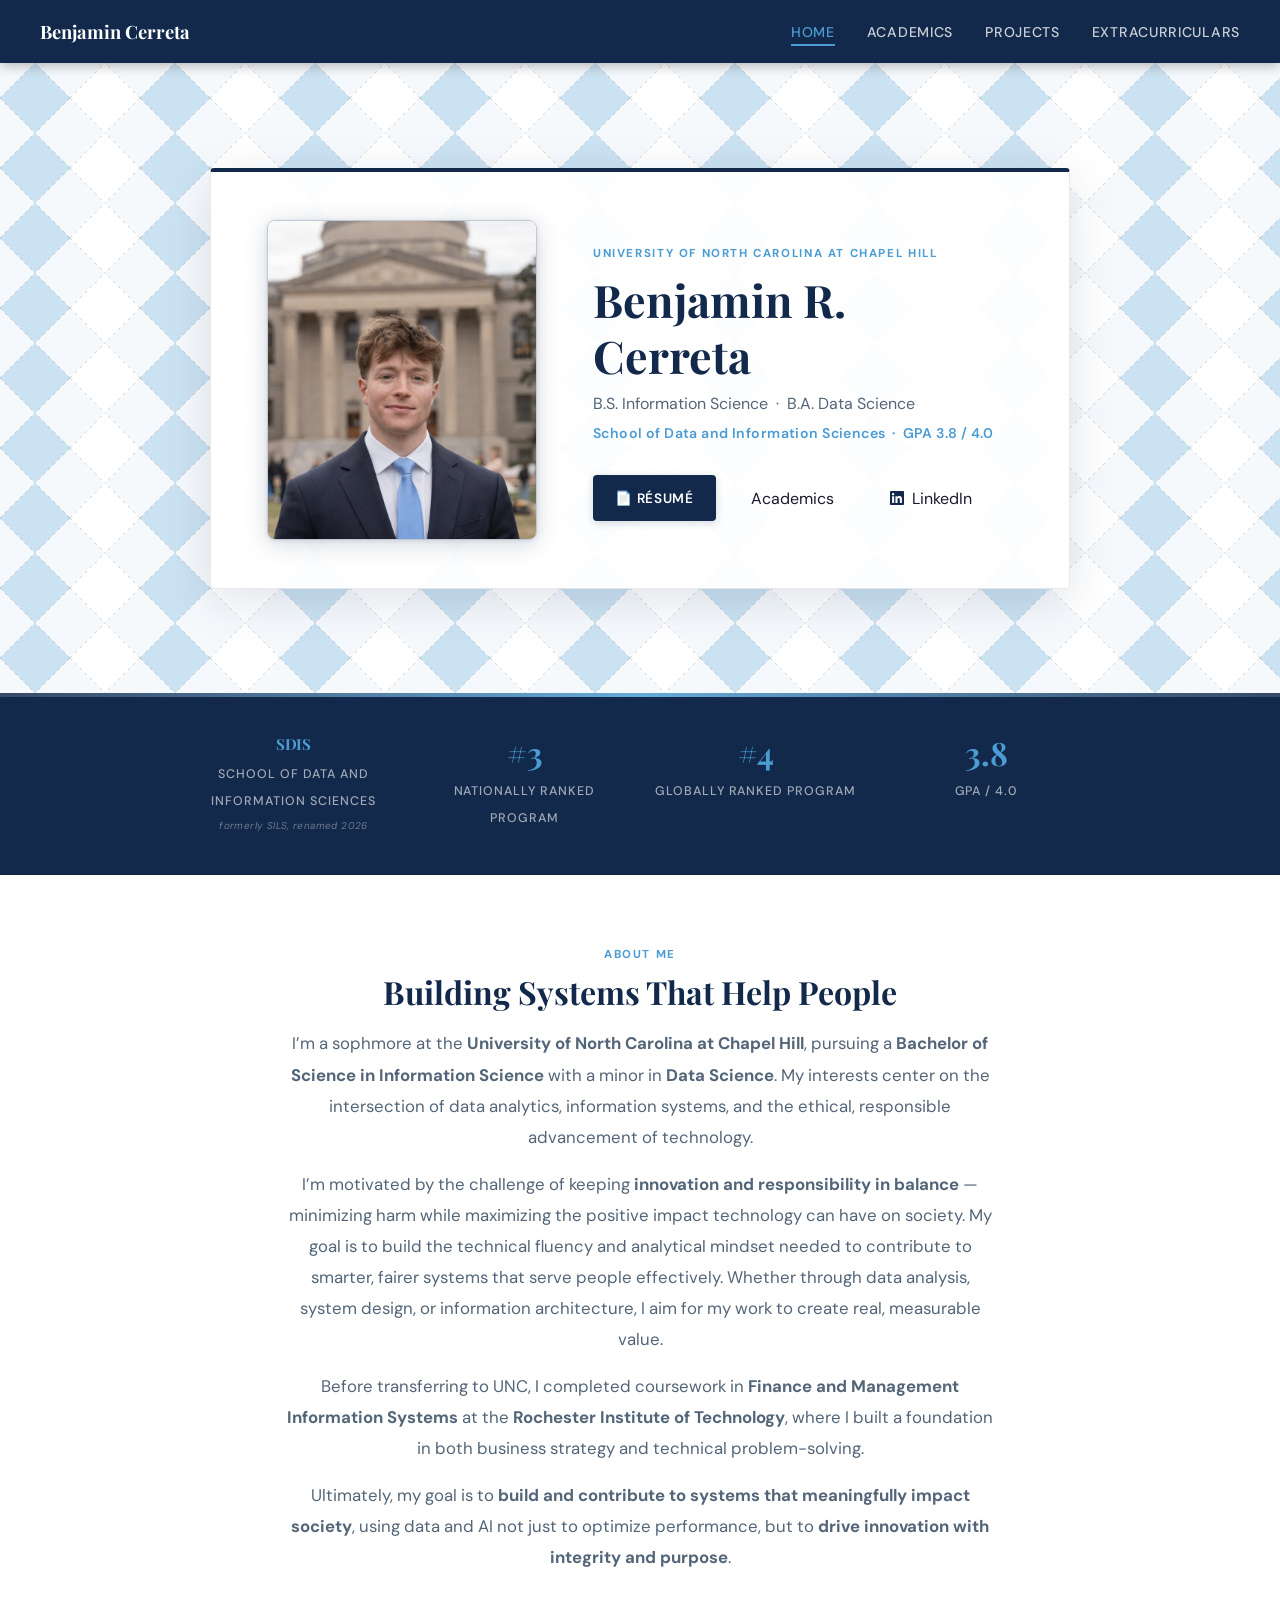
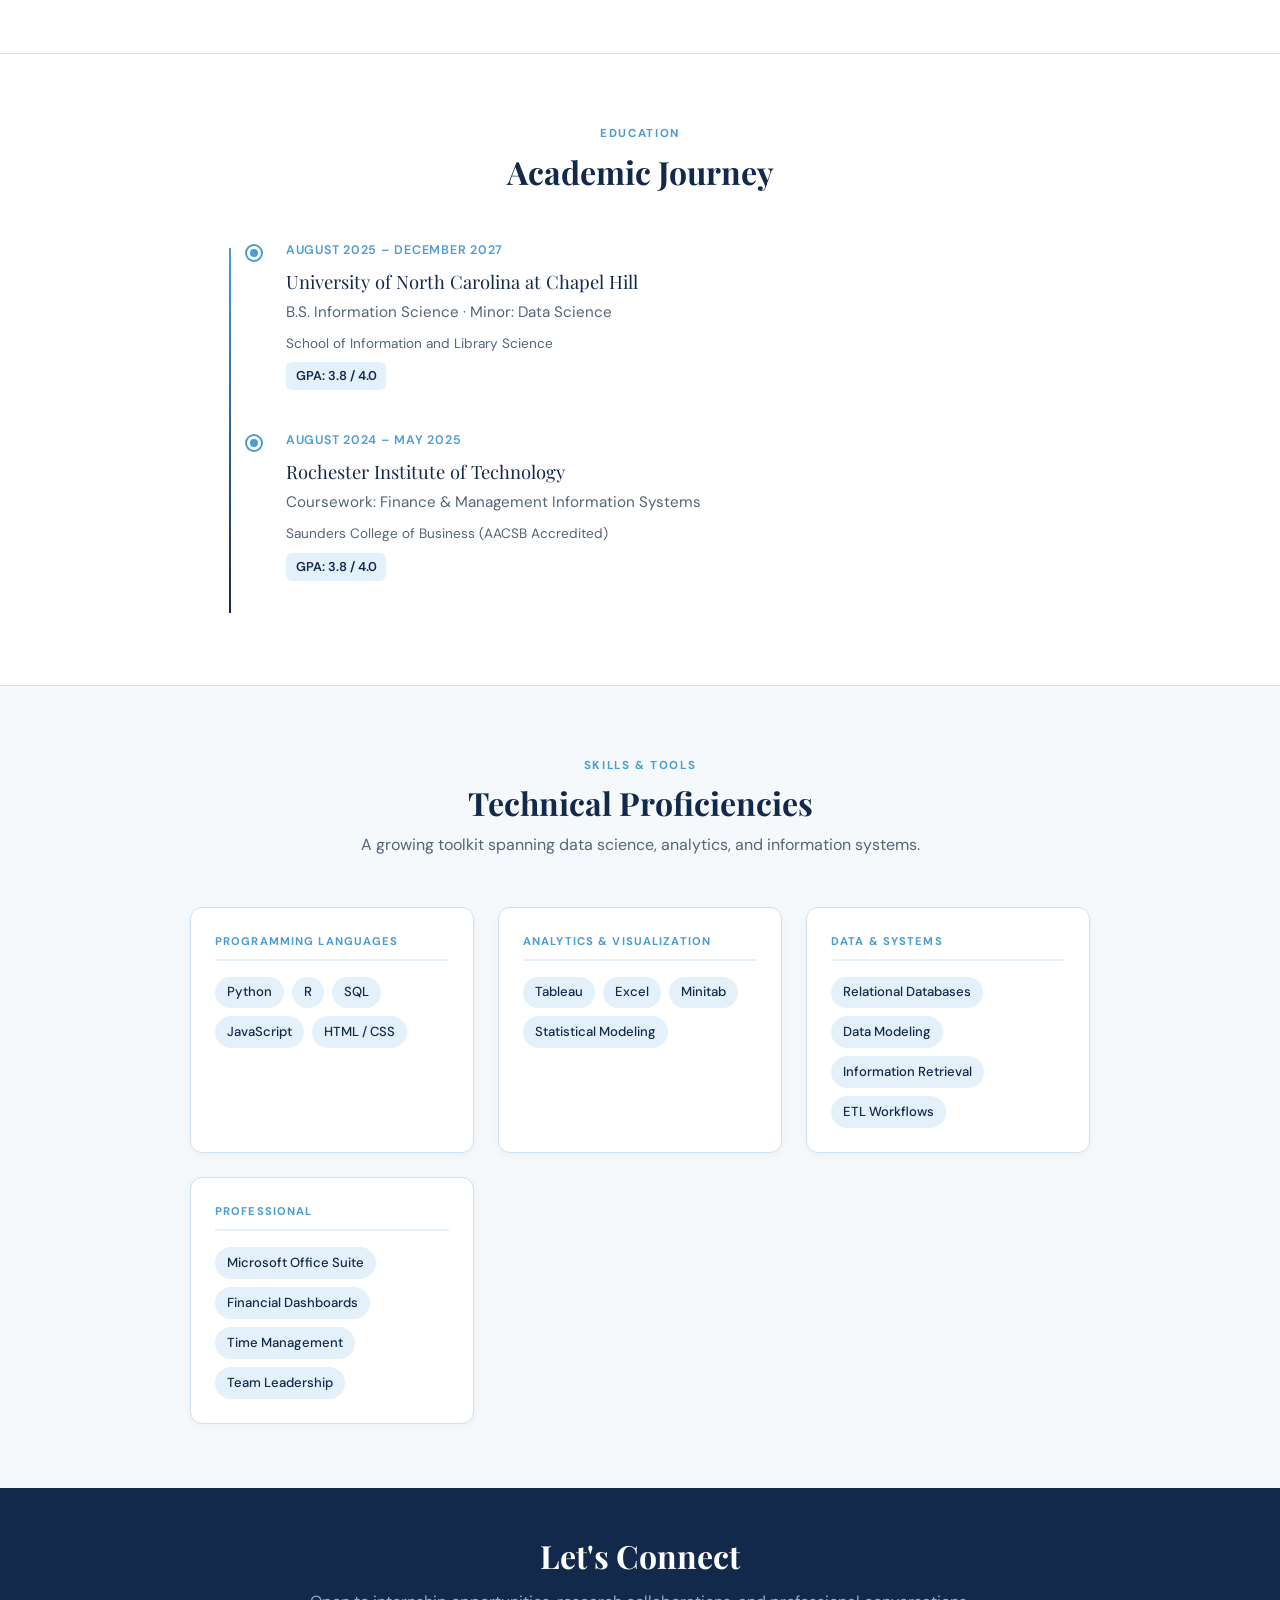
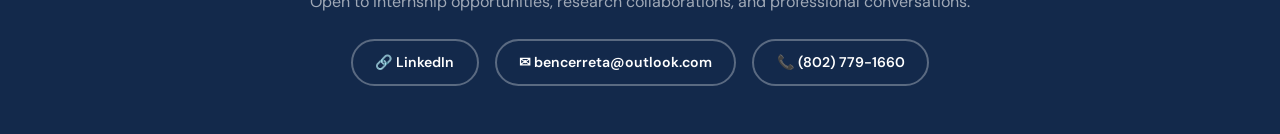
<file: index.html>
<!DOCTYPE html>
<html lang="en">
<head>
  <meta charset="UTF-8"/>
  <meta name="viewport" content="width=device-width, initial-scale=1.0"/>
  <title>Benjamin Cerreta | UNC Chapel Hill</title>
  <meta property="og:title" content="Benjamin R. Cerreta | UNC Chapel Hill"/>
  <meta property="og:description" content="Information Science & Data Science student at UNC Chapel Hill. School of Data and Information Sciences, GPA 3.8."/>
  <meta property="og:type" content="website"/>
  <meta property="og:image" content="Images/headshot.png"/>
  <link rel="stylesheet" href="style.css"/>
</head>

<body>

  <!-- NAV -->
  <nav class="navbar">
    <div class="logo">Benjamin Cerreta</div>
    <ul class="nav-links">
      <li><a href="index.html" class="active">Home</a></li>
      <li><a href="academics.html">Academics</a></li>
      <li><a href="projects.html">Projects</a></li>
      <li><a href="extracurriculars.html">Extracurriculars</a></li>
    </ul>
  </nav>

  <!-- HERO — UNC Athletic Argyle background -->
  <header class="hero-banner argyle-hero">
  <div style="
  display: flex;
  align-items: center;
  gap: 3.5rem;
  max-width: 860px;
  width: 100%;
  background: rgba(255,255,255,0.93);
  border: 1px solid rgba(19,41,75,0.10);
  border-top: 4px solid var(--unc-navy);
  border-radius: 4px;
  padding: 3rem 3.5rem;
  box-shadow: 0 12px 48px rgba(19,41,75,0.13);
">
    <!-- PHOTO -->
    <div class="headshot-wrapper">
      <img src="Images/headshot.png" alt="Benjamin Cerreta" class="headshot"/>
    </div>

    <!-- INFO -->
    <div style="text-align:left;">
      <span style="
        display: inline-block;
        font-size: 0.72rem;
        font-weight: 700;
        letter-spacing: 0.14em;
        text-transform: uppercase;
        color: var(--carolina-blue);
        margin-bottom: 0.5rem;
      ">University of North Carolina at Chapel Hill</span>

      <h1 style="color:var(--unc-navy); margin-bottom:0.4rem;">Benjamin R. Cerreta</h1>

      <p style="
        font-size: 1rem;
        color: var(--text-muted);
        margin-bottom: 0.3rem;
        font-weight: 400;
      ">B.S. Information Science &nbsp;·&nbsp; B.A. Data Science</p>

      <p style="
        font-size: 0.88rem;
        color: var(--carolina-blue);
        font-weight: 600;
        letter-spacing: 0.03em;
        margin-bottom: 1.6rem;
      ">School of Data and Information Sciences &nbsp;·&nbsp; GPA 3.8 / 4.0</p>

<div class="hero-links" style="justify-content:flex-start; flex-wrap:nowrap; gap:0.75rem; margin-top:1.8rem;">

  <a href="Benjamin_Cerreta_Resume.pdf" target="_blank" class="hero-btn-primary">
    &#128196; Résumé
  </a>

  <a href="academics.html" class="hero-btn-secondary">
    Academics
  </a>

  <a href="https://www.linkedin.com/in/ben-cerreta-72324b303" target="_blank" rel="noopener noreferrer" class="hero-btn-secondary">
    <svg xmlns="http://www.w3.org/2000/svg" width="14" height="14" viewBox="0 0 24 24" fill="#13294B">
      <path d="M20.447 20.452h-3.554v-5.569c0-1.328-.027-3.037-1.852-3.037-1.853 0-2.136 1.445-2.136 2.939v5.667H9.351V9h3.414v1.561h.046c.477-.9 1.637-1.85 3.37-1.85 3.601 0 4.267 2.37 4.267 5.455v6.286zM5.337 7.433a2.062 2.062 0 0 1-2.063-2.065 2.064 2.064 0 1 1 2.063 2.065zm1.782 13.019H3.555V9h3.564v11.452zM22.225 0H1.771C.792 0 0 .774 0 1.729v20.542C0 23.227.792 24 1.771 24h20.451C23.2 24 24 23.227 24 22.271V1.729C24 .774 23.2 0 22.222 0h.003z"/>
    </svg>
    LinkedIn
  </a>

</div>
    </div>
  </div>
</header>

  <!-- ARGYLE ACCENT STRIP -->
  <div class="argyle-strip"></div>

  <!-- ACADEMIC STATS BAR (UNC only) -->
  <section class="stats-bar">
    <div class="stats-inner">
     <div class="stat-item">
  <span class="stat-number" style="font-size:0.95rem; letter-spacing:-0.01em;">SDIS</span>
  <span class="stat-label">School of Data and Information Sciences</span>
  <span style="display:block; font-size:0.62rem; color:rgba(255,255,255,0.38); letter-spacing:0.04em; margin-top:0.3rem; font-style:italic;">formerly SILS, renamed 2026</span>
</div>
<div class="stat-item">
  <span class="stat-number">#3</span>
  <span class="stat-label">Nationally Ranked Program</span>
</div>
<div class="stat-item">
  <span class="stat-number">#4</span>
  <span class="stat-label">Globally Ranked Program</span>
</div>
      <div class="stat-item">
        <span class="stat-number">3.8</span>
        <span class="stat-label">GPA / 4.0</span>
      </div>
    </div>
  </section>

  <!-- ABOUT -->
  <section class="about">
    <span class="section-label">About Me</span>
    <h2>Building Systems That Help People</h2>
     <p>
      
     </p>
    <p>
  I’m a sophmore at the <strong>University of North Carolina at Chapel Hill</strong>, pursuing a 
  <strong>Bachelor of Science in Information Science</strong> with a minor in 
  <strong>Data Science</strong>. My interests center on the intersection of 
  data analytics, information systems, and the ethical, responsible advancement of technology. 
</p>

<p>
  I’m motivated by the challenge of keeping <strong>innovation and responsibility in balance</strong> — 
  minimizing harm while maximizing the positive impact technology can have on society. 
  My goal is to build the technical fluency and analytical mindset needed to contribute to 
  smarter, fairer systems that serve people effectively. Whether through 
  data analysis, system design, or information architecture, I aim for my work to 
  create real, measurable value.
</p>

<p>
  Before transferring to UNC, I completed coursework in 
  <strong>Finance and Management Information Systems</strong> at the 
  <strong>Rochester Institute of Technology</strong>, where I built a foundation in both business strategy 
  and technical problem-solving. 
  <p>
  Ultimately, my goal is to <strong>build and contribute to systems that meaningfully impact society</strong>, 
  using data and AI not just to optimize performance, but to 
  <strong>drive innovation with integrity and purpose</strong>.
</p>


  </section>

  <hr class="divider"/>

  <!-- EDUCATION TIMELINE -->
  <section class="education-section">
    <div class="section-header text-center">
      <span class="section-label">Education</span>
      <h2>Academic Journey</h2>
    </div>
    <div class="timeline">
      <div class="timeline-item">
        <div class="timeline-date">August 2025 – December 2027</div>
        <div class="timeline-school">University of North Carolina at Chapel Hill</div>
        <div class="timeline-degree">B.S. Information Science · Minor: Data Science</div>
        <div class="timeline-degree" style="font-size:0.85rem; margin-top:0.15rem;">School of Information and Library Science</div>
        <span class="timeline-gpa">GPA: 3.8 / 4.0</span>
      </div>
      <div class="timeline-item">
        <div class="timeline-date">August 2024 – May 2025</div>
        <div class="timeline-school">Rochester Institute of Technology</div>
        <div class="timeline-degree">Coursework: Finance &amp; Management Information Systems</div>
        <div class="timeline-degree" style="font-size:0.85rem; margin-top:0.15rem;">Saunders College of Business (AACSB Accredited)</div>
        <span class="timeline-gpa">GPA: 3.8 / 4.0</span>
      </div>
    </div>
  </section>

  <hr class="divider"/>

  <!-- SKILLS & TOOLS -->
  <section class="skills-section">
    <div class="skills-inner">
      <div class="section-header text-center">
        <span class="section-label">Skills &amp; Tools</span>
        <h2>Technical Proficiencies</h2>
        <p class="page-subtitle">A growing toolkit spanning data science, analytics, and information systems.</p>
      </div>
      <div class="skills-grid">
        <div class="skill-group">
          <div class="skill-group-label">Programming Languages</div>
          <div class="skill-tags">
            <span class="skill-tag">Python</span>
            <span class="skill-tag">R</span>
            <span class="skill-tag">SQL</span>
            <span class="skill-tag">JavaScript</span>
            <span class="skill-tag">HTML / CSS</span>
          </div>
        </div>
        <div class="skill-group">
          <div class="skill-group-label">Analytics &amp; Visualization</div>
          <div class="skill-tags">
            <span class="skill-tag">Tableau</span>
            <span class="skill-tag">Excel</span>
            <span class="skill-tag">Minitab</span>
            <span class="skill-tag">Statistical Modeling</span>
          </div>
        </div>
        <div class="skill-group">
          <div class="skill-group-label">Data &amp; Systems</div>
          <div class="skill-tags">
            <span class="skill-tag">Relational Databases</span>
            <span class="skill-tag">Data Modeling</span>
            <span class="skill-tag">Information Retrieval</span>
            <span class="skill-tag">ETL Workflows</span>
          </div>
        </div>
        <div class="skill-group">
          <div class="skill-group-label">Professional</div>
          <div class="skill-tags">
            <span class="skill-tag">Microsoft Office Suite</span>
            <span class="skill-tag">Financial Dashboards</span>
            <span class="skill-tag">Time Management</span>
            <span class="skill-tag">Team Leadership</span>
          </div>
        </div>
      </div>
    </div>
  </section>

  <!-- CONNECT / CONTACT -->
  <section class="connect-section">
    <h2>Let's Connect</h2>
    <p>Open to internship opportunities, research collaborations, and professional conversations.</p>
    <div class="connect-links">
      <a href="https://www.linkedin.com/in/ben-cerreta-72324b303" class="connect-link" target="_blank" rel="noopener noreferrer">&#128279; LinkedIn</a>
      <a href="mailto:bencerreta@outlook.com" class="connect-link">&#9993; bencerreta@outlook.com</a>
      <a href="tel:8027791660" class="connect-link">&#128222; (802) 779-1660</a>
      <a href="Benjamin_Cerreta_Resume.pdf" class="connect-link" target="_blank" rel="noopener nor
</file>
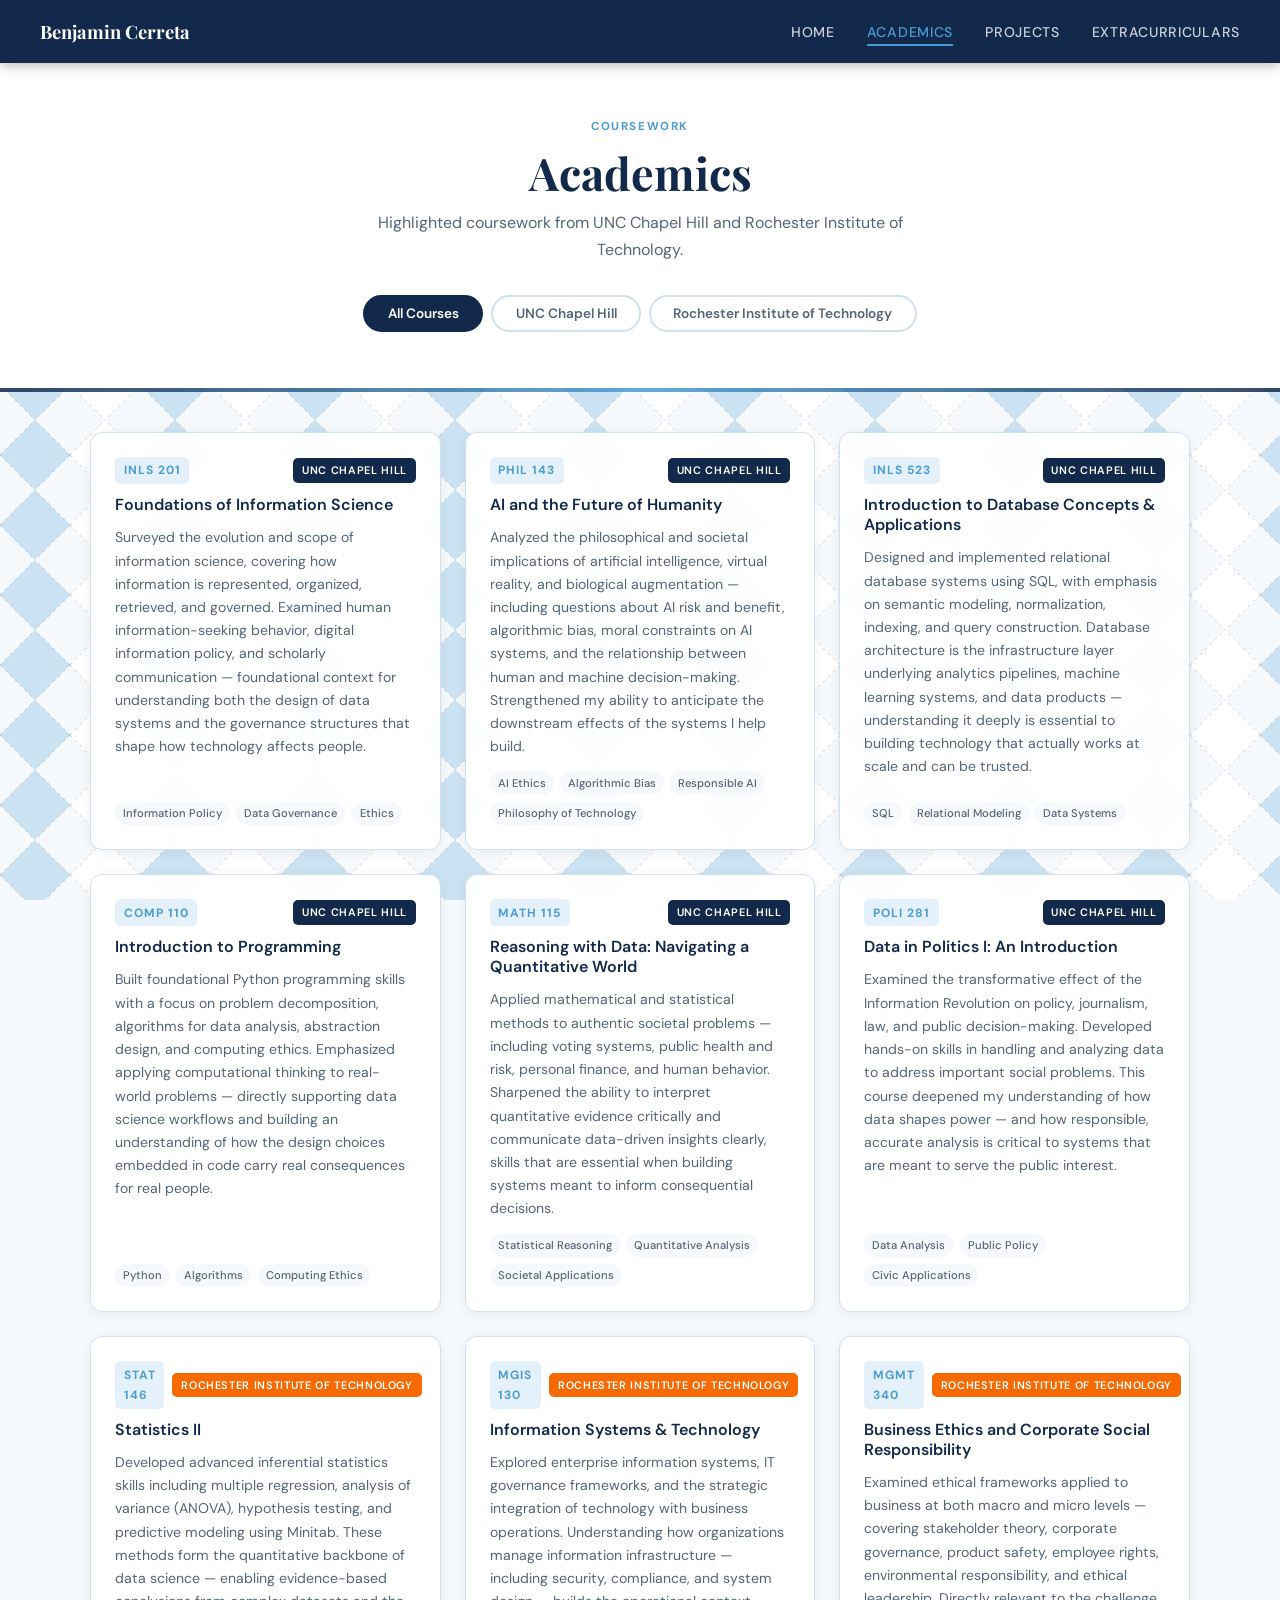
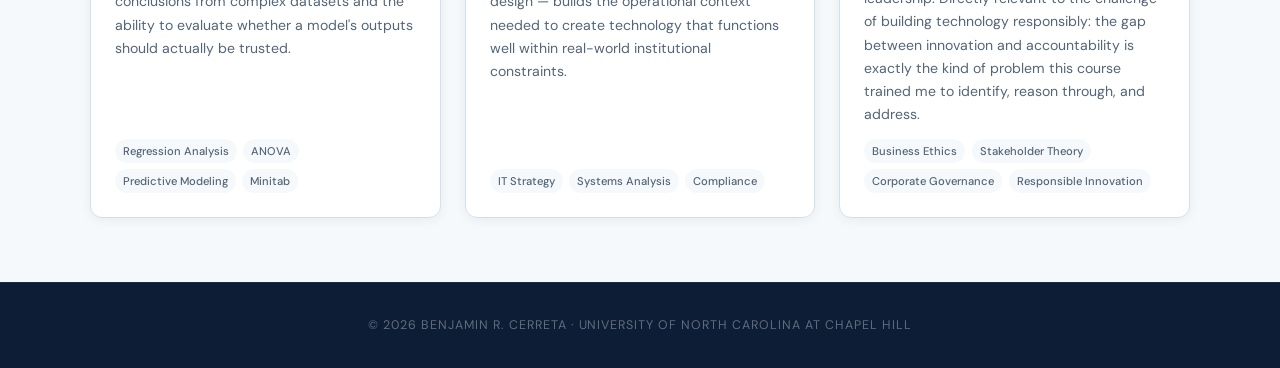
<file: academics.html>
<!DOCTYPE html>
<html lang="en">
<head>
  <meta charset="UTF-8"/>
  <meta name="viewport" content="width=device-width, initial-scale=1.0"/>
  <title>Academics | Benjamin Cerreta</title>
  <link rel="stylesheet" href="style.css"/>
</head>

<body class="argyle-bg">

  <nav class="navbar">
    <div class="logo">Benjamin Cerreta</div>
    <ul class="nav-links">
      <li><a href="index.html">Home</a></li>
      <li><a href="academics.html" class="active">Academics</a></li>
      <li><a href="projects.html">Projects</a></li>
      <li><a href="extracurriculars.html">Extracurriculars</a></li>
    </ul>
  </nav>

  <div style="background:var(--white); padding:3rem 2rem 2rem;">
    <div style="max-width:900px; margin:0 auto; text-align:center;">
      <span class="section-label">Coursework</span>
      <h1 style="margin-bottom:0.5rem;">Academics</h1>
      <p class="page-subtitle">
        Highlighted coursework from UNC Chapel Hill and Rochester Institute of Technology.
      </p>
    </div>
  </div>
 

  <!-- SCHOOL FILTER TABS -->
  <section style="background:var(--white); padding:0rem 2rem 1rem;">
    <div style="max-width:1100px; margin:0 auto;">
      <div class="tab-bar" id="schoolTabs">
        <button class="tab-btn active" data-filter="all">All Courses</button>
        <button class="tab-btn" data-filter="unc">UNC Chapel Hill</button>
        <button class="tab-btn" data-filter="rit">Rochester Institute of Technology</button>
      </div>
    </div>
  </section>
  <div class="argyle-strip"></div>

  <!-- COURSE GRID -->
  <section style="background:transparent; padding:0.5rem 2rem 4rem;">
    <div style="max-width:1100px; margin:0 auto;">
      <div class="course-grid" id="courseGrid">

        <!-- ── UNC COURSES ── -->

        <div class="course-card" data-school="unc">
          <div class="course-meta">
            <span class="course-code">INLS 201</span>
            <span class="school-badge">UNC Chapel Hill</span>
          </div>
          <h3>Foundations of Information Science</h3>
          <p>
            Surveyed the evolution and scope of information science, covering how information is
            represented, organized, retrieved, and governed. Examined human information-seeking
            behavior, digital information policy, and scholarly communication — foundational
            context for understanding both the design of data systems and the governance
            structures that shape how technology affects people.
          </p>
          <div class="course-tags">
            <span class="course-tag">Information Policy</span>
            <span class="course-tag">Data Governance</span>
            <span class="course-tag">Ethics</span>
          </div>
        </div>
        <div class="course-card" data-school="unc">
          <div class="course-meta">
            <span class="course-code">PHIL 143</span>
            <span class="school-badge">UNC Chapel Hill</span>
          </div>
          <h3>AI and the Future of Humanity</h3>
          <p>
            Analyzed the philosophical and societal implications of artificial intelligence,
            virtual reality, and biological augmentation — including questions about AI risk
            and benefit, algorithmic bias, moral constraints on AI systems, and the
            relationship between human and machine decision-making. Strengthened my ability
            to anticipate the downstream effects of the systems I help build.
          </p>
          <div class="course-tags">
            <span class="course-tag">AI Ethics</span>
            <span class="course-tag">Algorithmic Bias</span>
            <span class="course-tag">Responsible AI</span>
            <span class="course-tag">Philosophy of Technology</span>
          </div>
        </div>

        <div class="course-card" data-school="unc">
          <div class="course-meta">
            <span class="course-code">INLS 523</span>
            <span class="school-badge">UNC Chapel Hill</span>
          </div>
          <h3>Introduction to Database Concepts &amp; Applications</h3>
          <p>
            Designed and implemented relational database systems using SQL, with emphasis on
            semantic modeling, normalization, indexing, and query construction. Database
            architecture is the infrastructure layer underlying analytics pipelines, machine
            learning systems, and data products — understanding it deeply is essential to
            building technology that actually works at scale and can be trusted.
          </p>
          <div class="course-tags">
            <span class="course-tag">SQL</span>
            <span class="course-tag">Relational Modeling</span>
            <span class="course-tag">Data Systems</span>
          </div>
        </div>

        <div class="course-card" data-school="unc">
          <div class="course-meta">
            <span class="course-code">COMP 110</span>
            <span class="school-badge">UNC Chapel Hill</span>
          </div>
          <h3>Introduction to Programming</h3>
          <p>
            Built foundational Python programming skills with a focus on problem decomposition,
            algorithms for data analysis, abstraction design, and computing ethics. Emphasized
            applying computational thinking to real-world problems — directly supporting data
            science workflows and building an understanding of how the design choices embedded
            in code carry real consequences for real people.
          </p>
          <div class="course-tags">
            <span class="course-tag">Python</span>
            <span class="course-tag">Algorithms</span>
            <span class="course-tag">Computing Ethics</span>
          </div>
        </div>

        <div class="course-card" data-school="unc">
          <div class="course-meta">
            <span class="course-code">MATH 115</span>
            <span class="school-badge">UNC Chapel Hill</span>
          </div>
          <h3>Reasoning with Data: Navigating a Quantitative World</h3>
          <p>
            Applied mathematical and statistical methods to authentic societal problems —
            including voting systems, public health and risk, personal finance, and human
            behavior. Sharpened the ability to interpret quantitative evidence critically
            and communicate data-driven insights clearly, skills that are essential when
            building systems meant to inform consequential decisions.
          </p>
          <div class="course-tags">
            <span class="course-tag">Statistical Reasoning</span>
            <span class="course-tag">Quantitative Analysis</span>
            <span class="course-tag">Societal Applications</span>
          </div>
        </div>

        <div class="course-card" data-school="unc">
          <div class="course-meta">
            <span class="course-code">POLI 281</span>
            <span class="school-badge">UNC Chapel Hill</span>
          </div>
          <h3>Data in Politics I: An Introduction</h3>
          <p>
            Examined the transformative effect of the Information Revolution on policy,
            journalism, law, and public decision-making. Developed hands-on skills in
            handling and analyzing data to address important social problems. This course
            deepened my understanding of how data shapes power — and how responsible,
            accurate analysis is critical to systems that are meant to serve the public interest.
          </p>
          <div class="course-tags">
            <span class="course-tag">Data Analysis</span>
            <span class="course-tag">Public Policy</span>
            <span class="course-tag">Civic Applications</span>
          </div>
        </div>

        <!-- ── RIT COURSES ── -->

        <div class="course-card" data-school="rit">
          <div class="course-meta">
            <span class="course-code">STAT 146</span>
            <span class="school-badge rit">Rochester Institute of Technology</span>
          </div>
          <h3>Statistics II</h3>
          <p>
            Developed advanced inferential statistics skills including multiple regression,
            analysis of variance (ANOVA), hypothesis testing, and predictive modeling using
            Minitab. These methods form the quantitative backbone of data science — enabling
            evidence-based conclusions from complex datasets and the ability to evaluate
            whether a model's outputs should actually be trusted.
          </p>
          <div class="course-tags">
            <span class="course-tag">Regression Analysis</span>
            <span class="course-tag">ANOVA</span>
            <span class="course-tag">Predictive Modeling</span>
            <span class="course-tag">Minitab</span>
          </div>
        </div>

        <div class="course-card" data-school="rit">
          <div class="course-meta">
            <span class="course-code">MGIS 130</span>
            <span class="school-badge rit">Rochester Institute of Technology</span>
          </div>
          <h3>Information Systems &amp; Technology</h3>
          <p>
            Explored enterprise information systems, IT governance frameworks, and the strategic
            integration of technology with business operations. Understanding how organizations
            manage information infrastructure — including security, compliance, and system
            design — builds the operational context needed to create technology that functions
            well within real-world institutional constraints.
          </p>
          <div class="course-tags">
            <span class="course-tag">IT Strategy</span>
            <span class="course-tag">Systems Analysis</span>
            <span class="course-tag">Compliance</span>
          </div>
        </div>

        <div class="course-card" data-school="rit">
          <div class="course-meta">
            <span class="course-code">MGMT 340</span>
            <span class="school-badge rit">Rochester Institute of Technology</span>
          </div>
          <h3>Business Ethics and Corporate Social Responsibility</h3>
          <p>
            Examined ethical frameworks applied to business at both macro and micro levels —
            covering stakeholder theory, corporate governance, product safety, employee rights,
            environmental responsibility, and ethical leadership. Directly relevant to the
            challenge of building technology responsibly: the gap between innovation and
            accountability is exactly the kind of problem this course trained me to identify,
            reason through, and address.
          </p>
          <div class="course-tags">
            <span class="course-tag">Business Ethics</span>
            <span class="course-tag">Stakeholder Theory</span>
            <span class="course-tag">Corporate Governance</span>
            <span class="course-tag">Responsible Innovation</span>
          </div>
        </div>

        

      </div><!-- /course-grid -->
    </div>
  </section>

  <footer>
    <p>© 2026 Benjamin R. Cerreta · University of North Carolina at Chapel Hill</p>
  </footer>

  <script>
    const tabs = document.querySelectorAll('.tab-btn');
    const cards = document.querySelectorAll('.course-card');
    tabs.forEach(tab => {
      tab.addEventListener('click', () => {
        tabs.forEach(t => t.classList.remove('active'));
        tab.classList.add('active');
        const filter = tab.dataset.filter;
        cards.forEach(card => {
          card.style.display = (filter === 'all' || card.dataset.school === filter) ? 'flex' : 'none';
        });
      });
    });
  </script>

</body>
</html>
</file>
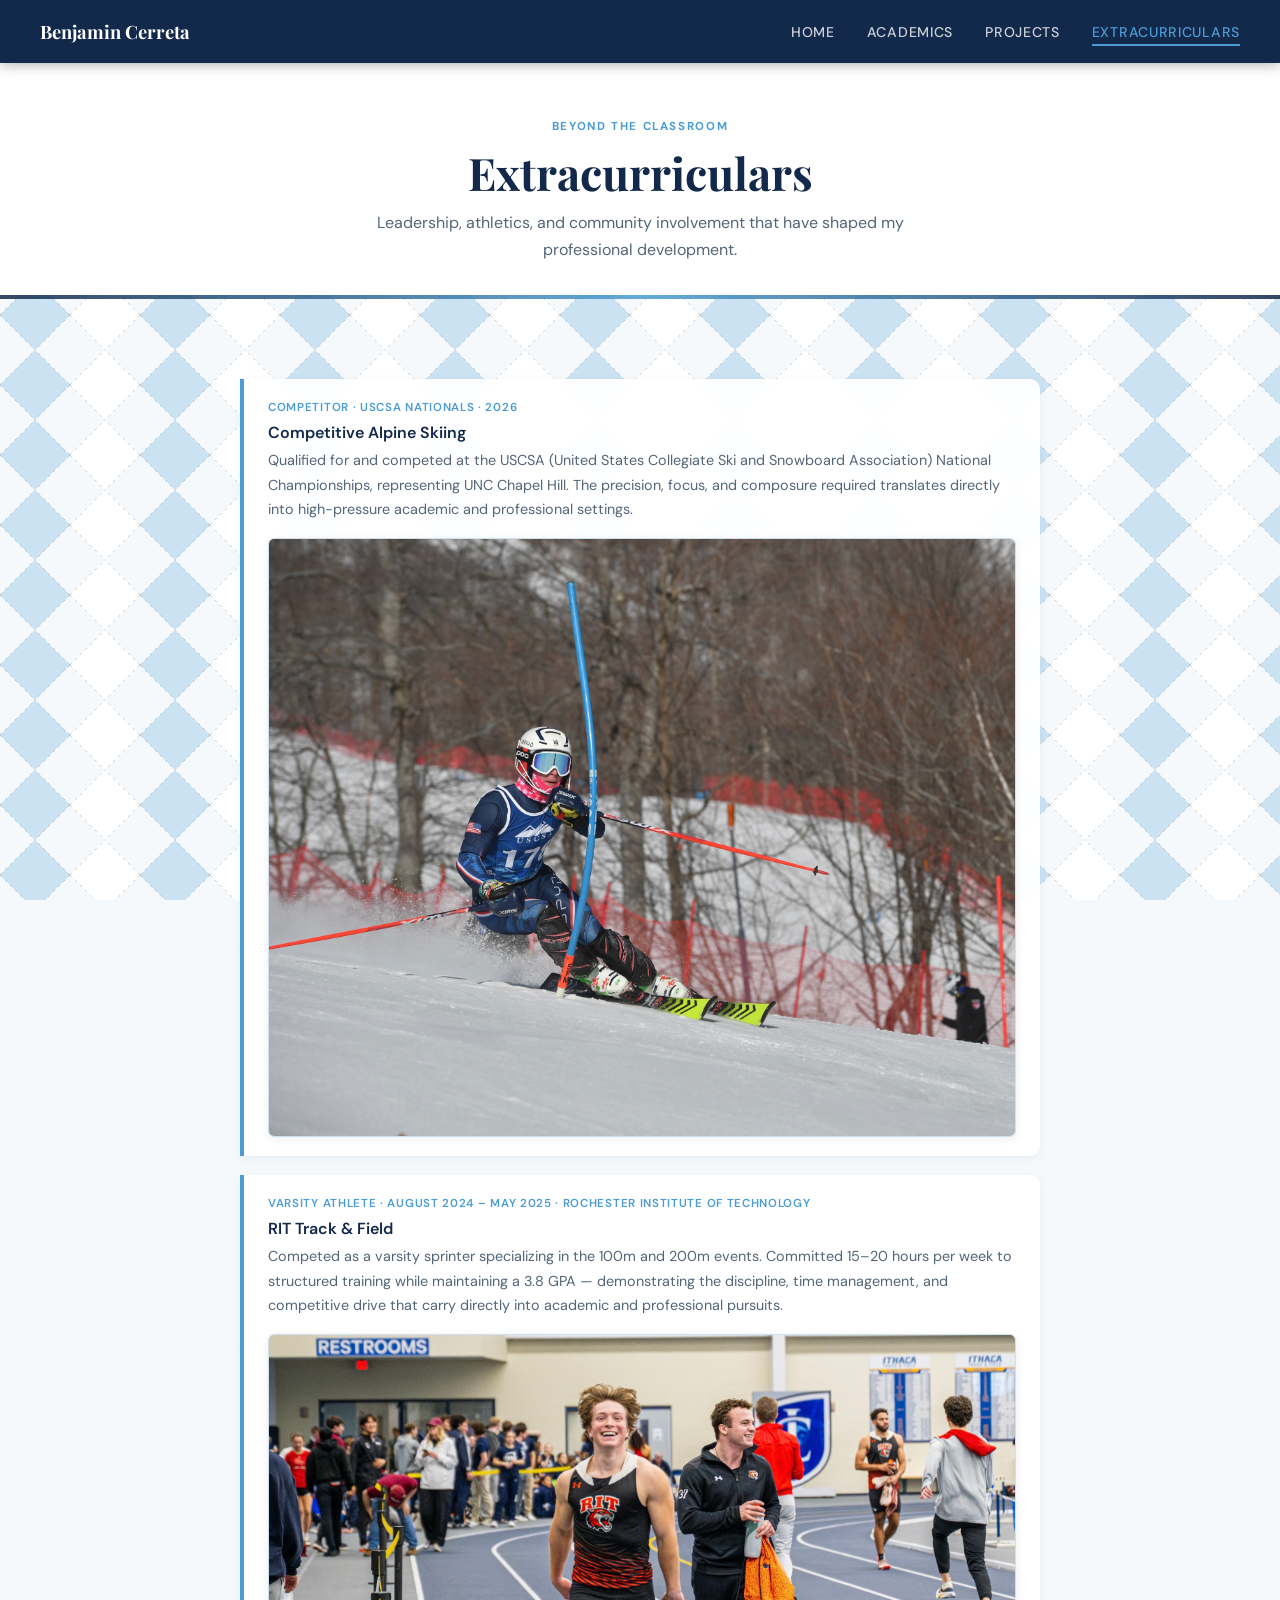
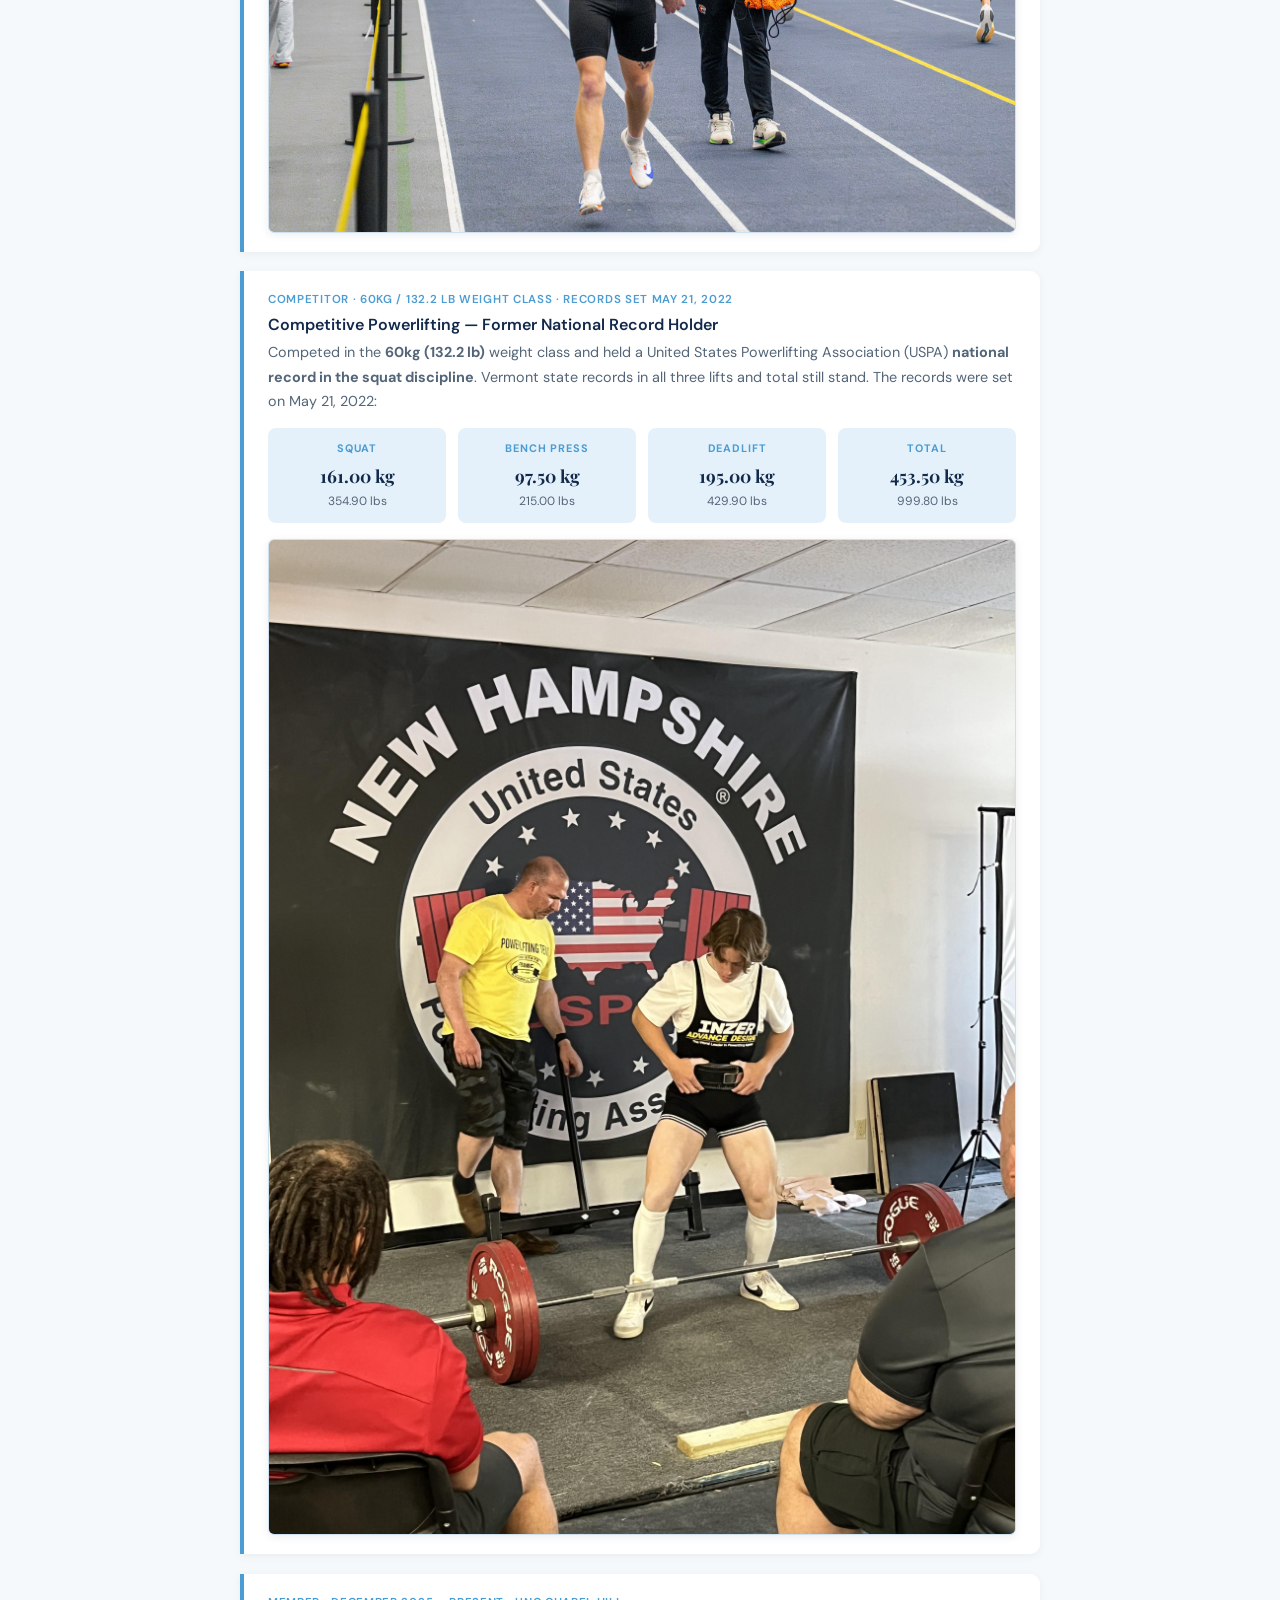
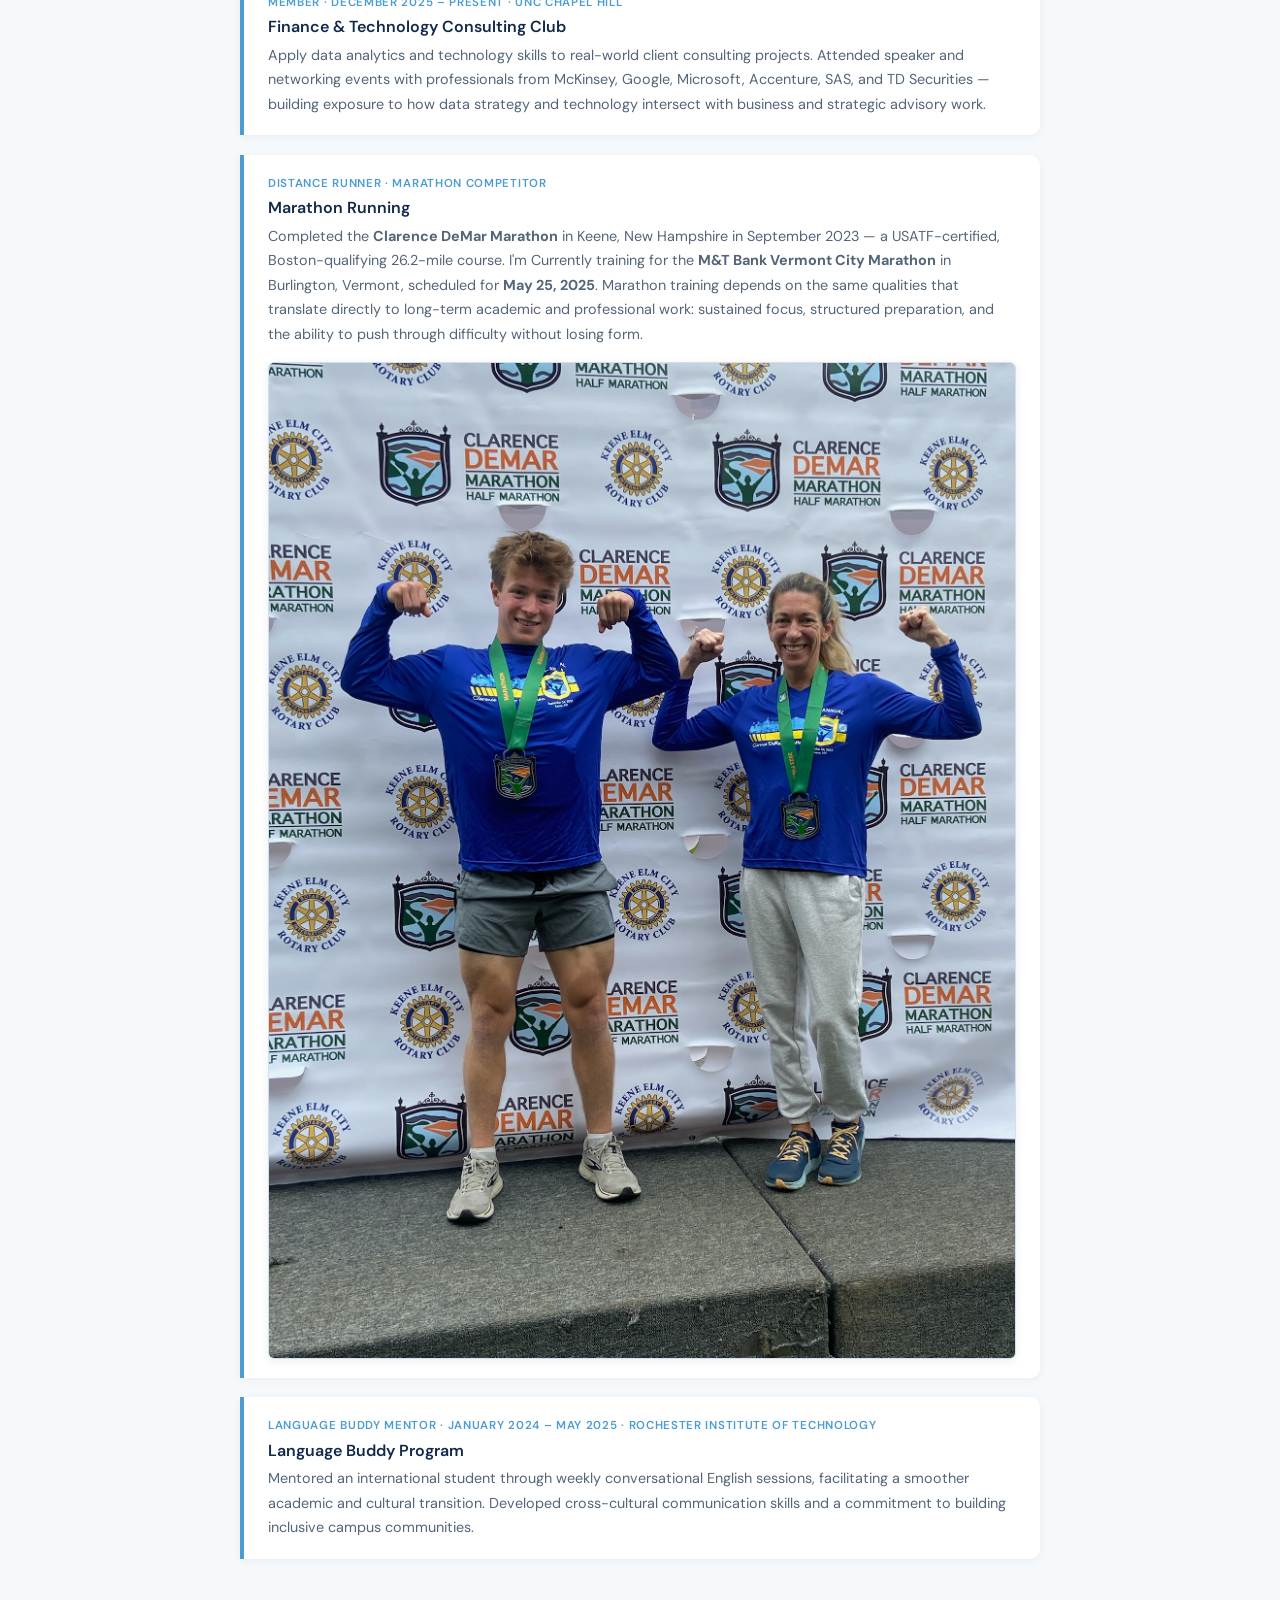
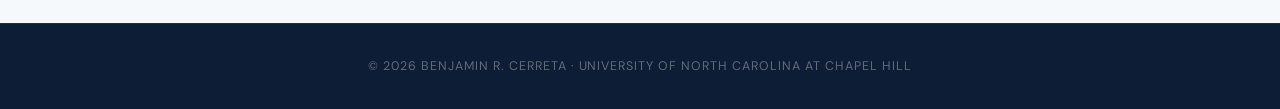
<file: extracurriculars.html>
<!DOCTYPE html>
<html lang="en">
<head>
  <meta charset="UTF-8"/>
  <meta name="viewport" content="width=device-width, initial-scale=1.0"/>
  <title>Extracurriculars | Benjamin Cerreta</title>
  <link rel="stylesheet" href="style.css"/>
</head>

<body class="argyle-bg">

  <nav class="navbar">
    <div class="logo">Benjamin Cerreta</div>
    <ul class="nav-links">
      <li><a href="index.html">Home</a></li>
      <li><a href="academics.html">Academics</a></li>
      <li><a href="projects.html">Projects</a></li>
      <li><a href="extracurriculars.html" class="active">Extracurriculars</a></li>
    </ul>
  </nav>

  <div style="background:var(--white); padding:3rem 2rem 2rem;">
    <div style="max-width:900px; margin:0 auto; text-align:center;">
      <span class="section-label">Beyond the Classroom</span>
      <h1 style="margin-bottom:0.5rem;">Extracurriculars</h1>
      <p class="page-subtitle">
        Leadership, athletics, and community involvement that have shaped my professional development.
      </p>
    </div>
  </div>
  <div class="argyle-strip"></div>

  <section style="padding:3rem 2rem 4rem; background:transparent;">
    <div class="activity-list">


      <!-- USCSA SKIING -->
      <div class="activity">
        <span class="activity-role">Competitor · USCSA Nationals · 2026</span>
        <h3>Competitive Alpine Skiing</h3>
        <p>
          Qualified for and competed at the USCSA (United States Collegiate Ski and Snowboard
          Association) National Championships, representing UNC Chapel Hill. The precision, focus, and composure required translates directly into high-pressure academic and professional settings.
        </p>
        <img src="Images/ski_racing.jpg" alt="Competitive alpine ski racing" class="activity-photo"/>
      </div>

      <!-- TRACK & FIELD -->
      <div class="activity">
        <span class="activity-role">Varsity Athlete · August 2024 – May 2025 · Rochester Institute of Technology</span>
        <h3>RIT Track &amp; Field</h3>
        <p>
          Competed as a varsity sprinter specializing in the 100m and 200m events.
          Committed 15–20 hours per week to structured training while maintaining a 3.8 GPA —
          demonstrating the discipline, time management, and competitive drive that carry
          directly into academic and professional pursuits.
        </p>
        <img src="Images/track_field.jpg" alt="RIT Track and Field competition" class="activity-photo"/>
      </div>

       <!-- POWERLIFTING -->
      <div class="activity">
        <span class="activity-role">Competitor · 60kg / 132.2 lb Weight Class · Records set May 21, 2022</span>
        <h3>Competitive Powerlifting — Former National Record Holder</h3>
        <p>
          Competed in the <strong>60kg (132.2 lb)</strong> weight class and held a United States Powerlifting Association (USPA)
          <strong>national record in the squat discipline</strong>. Vermont state records
          in all three lifts and total still stand. The records were set on May 21, 2022:
        </p>
        <div class="records-grid">
          <div class="record-item">
            <div class="record-lift">Squat</div>
            <div class="record-kg">161.00 kg</div>
            <div class="record-lbs">354.90 lbs</div>
          </div>
          <div class="record-item">
            <div class="record-lift">Bench Press</div>
            <div class="record-kg">97.50 kg</div>
            <div class="record-lbs">215.00 lbs</div>
          </div>
          <div class="record-item">
            <div class="record-lift">Deadlift</div>
            <div class="record-kg">195.00 kg</div>
            <div class="record-lbs">429.90 lbs</div>
          </div>
          <div class="record-item">
            <div class="record-lift">Total</div>
            <div class="record-kg">453.50 kg</div>
            <div class="record-lbs">999.80 lbs</div>
          </div>
        </div>
        <img src="Images/powerlifting.jpg" alt="USPA powerlifting competition" class="activity-photo"/>
      </div>





      <!-- CONSULTING CLUB -->
      <div class="activity">
        <span class="activity-role">Member · December 2025 – Present · UNC Chapel Hill</span>
        <h3>Finance &amp; Technology Consulting Club</h3>
        <p>
          Apply data analytics and technology skills to real-world client consulting projects.
          Attended speaker and networking events with professionals from McKinsey, Google,
          Microsoft, Accenture, SAS, and TD Securities — building exposure to how data
          strategy and technology intersect with business and strategic advisory work.
        </p>
      </div>

      <!-- MARATHON RUNNING -->
      <div class="activity">
        <span class="activity-role">Distance Runner · Marathon Competitor</span>
        <h3>Marathon Running</h3>
        <p>
          Completed the <strong>Clarence DeMar Marathon</strong> in Keene, New Hampshire in
          September 2023 — a USATF-certified, Boston-qualifying 26.2-mile course. I'm Currently training for the
          <strong>M&amp;T Bank Vermont City Marathon</strong> in Burlington, Vermont,
          scheduled for <strong>May 25, 2025</strong>. Marathon training depends on the
          same qualities that translate directly to long-term academic and professional work:
          sustained focus, structured preparation, and the ability to push through difficulty
          without losing form.
        </p>
        <img src="Images/marathon_podium.jpg" alt="Clarence DeMar Marathon podium finish" class="activity-photo"/>
      </div>

     
      <!-- LANGUAGE BUDDY -->
      <div class="activity">
        <span class="activity-role">Language Buddy Mentor · January 2024 – May 2025 · Rochester Institute of Technology</span>
        <h3>Language Buddy Program</h3>
        <p>
          Mentored an international student through weekly conversational English sessions,
          facilitating a smoother academic and cultural transition. Developed cross-cultural
          communication skills and a commitment to building inclusive campus communities.
        </p>
      </div>

    </div>
  </section>

  <footer>
    <p>© 2026 Benjamin R. Cerreta · University of North Carolina at Chapel Hill</p>
  </footer>

</body>
</html>
</file>
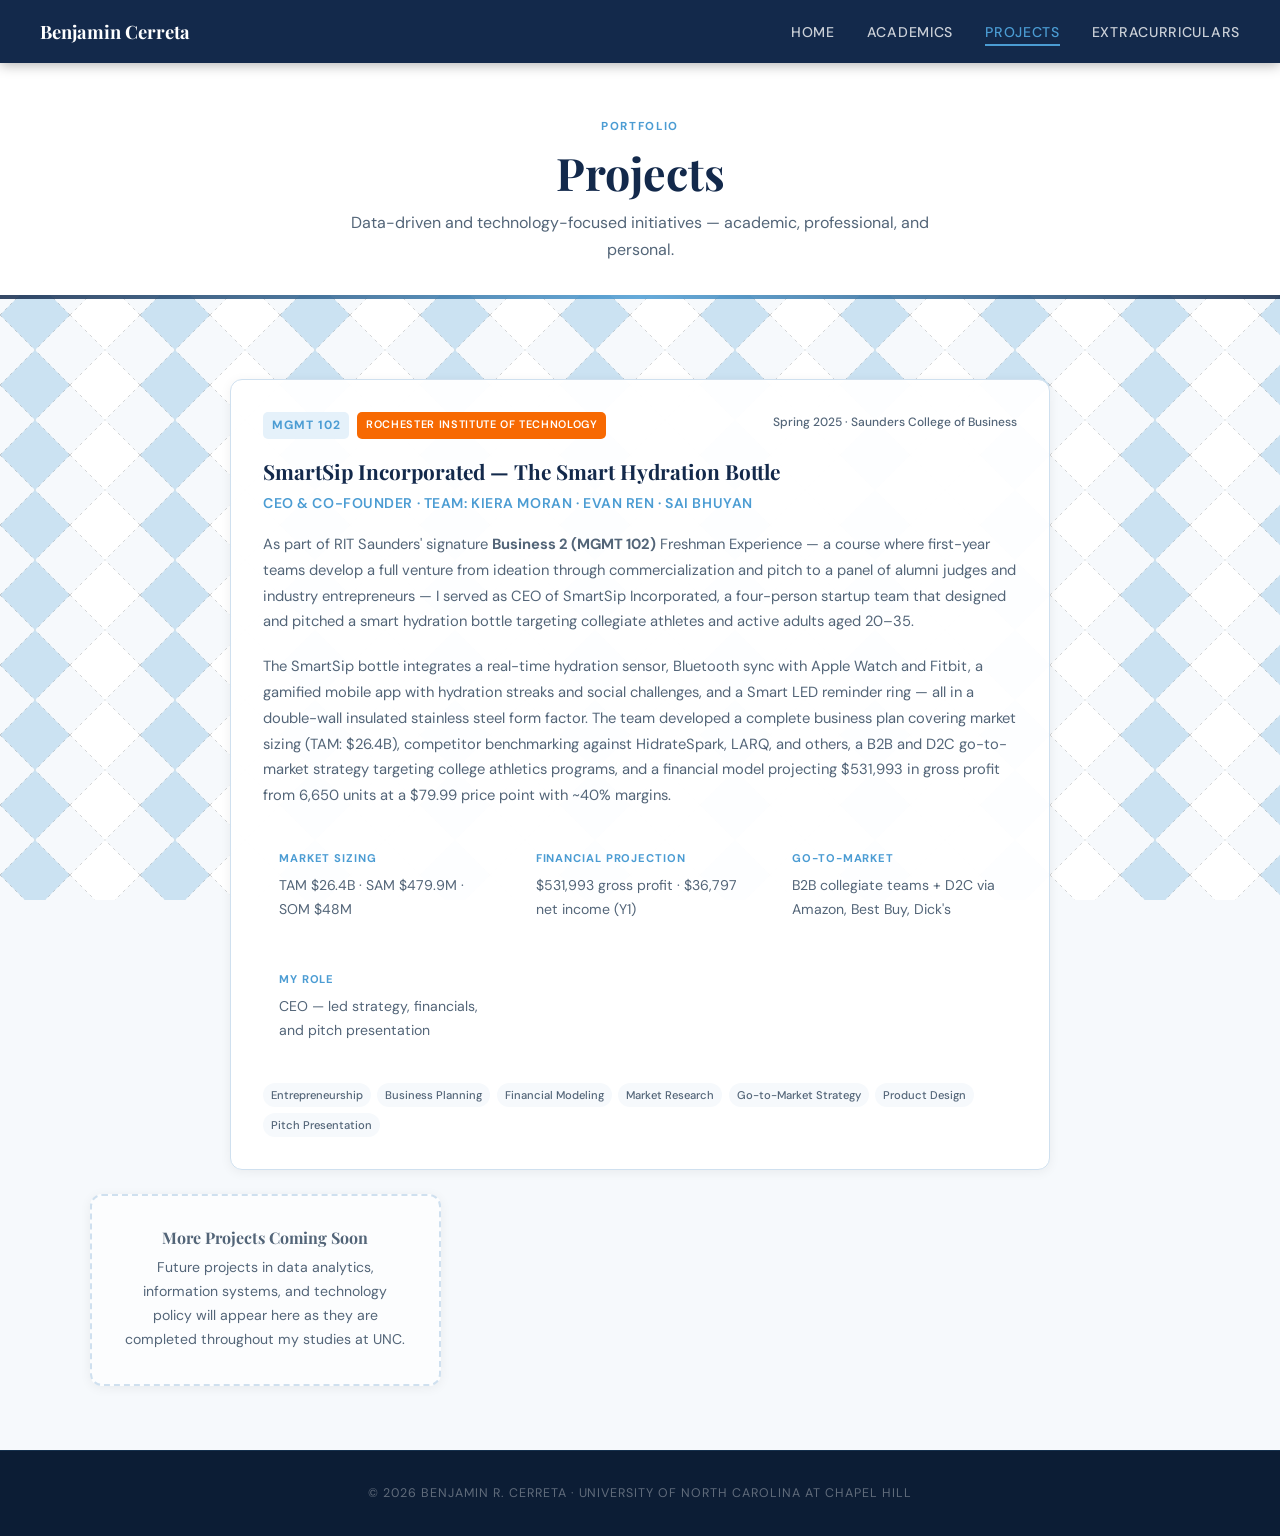
<file: projects.html>
<!DOCTYPE html>
<html lang="en">
<head>
  <meta charset="UTF-8"/>
  <meta name="viewport" content="width=device-width, initial-scale=1.0"/>
  <title>Projects | Benjamin Cerreta</title>
  <link rel="stylesheet" href="style.css"/>
</head>

<body class="argyle-bg">

  <nav class="navbar">
    <div class="logo">Benjamin Cerreta</div>
    <ul class="nav-links">
      <li><a href="index.html">Home</a></li>
      <li><a href="academics.html">Academics</a></li>
      <li><a href="projects.html" class="active">Projects</a></li>
      <li><a href="extracurriculars.html">Extracurriculars</a></li>
    </ul>
  </nav>

  <div style="background:var(--white); padding:3rem 2rem 2rem;">
    <div style="max-width:900px; margin:0 auto; text-align:center;">
      <span class="section-label">Portfolio</span>
      <h1 style="margin-bottom:0.5rem;">Projects</h1>
      <p class="page-subtitle">
        Data-driven and technology-focused initiatives — academic, professional, and personal.
      </p>
    </div>
  </div>
  <div class="argyle-strip"></div>

  <section style="padding:3rem 2rem 4rem; background:transparent;">
    <div style="max-width:1100px; margin:0 auto;">
      <div class="project-grid">

        <!-- Smart Sip Inc. -->
        <div class="project-card" style="grid-column: 1 / -1; max-width: 820px; margin: 0 auto;">

          <div style="display:flex; justify-content:space-between; align-items:flex-start; flex-wrap:wrap; gap:0.75rem; margin-bottom:1.2rem;">
            <div style="display:flex; gap:0.5rem; flex-wrap:wrap;">
              <span class="course-code">MGMT 102</span>
              <span class="school-badge rit">Rochester Institute of Technology</span>
            </div>
            <span style="font-size:0.75rem; color:var(--text-muted); font-weight:500;">Spring 2025 · Saunders College of Business</span>
          </div>

          <h3 style="font-size:1.3rem; font-family:'Playfair Display', serif; color:var(--unc-navy); margin-bottom:0.5rem;">
            SmartSip Incorporated — The Smart Hydration Bottle
          </h3>

          <p style="font-size:0.88rem; color:var(--carolina-blue); font-weight:600; margin-bottom:1rem; letter-spacing:0.04em; text-transform:uppercase;">
            CEO &amp; Co-Founder · Team: Kiera Moran · Evan Ren · Sai Bhuyan
          </p>

          <p style="color:var(--text-muted); font-size:0.92rem; line-height:1.75; margin-bottom:1.2rem;">
            As part of RIT Saunders' signature <strong>Business 2 (MGMT 102)</strong> Freshman Experience —
            a course where first-year teams develop a full venture from ideation through
            commercialization and pitch to a panel of alumni judges and industry entrepreneurs —
            I served as CEO of SmartSip Incorporated, a four-person startup team that designed and
            pitched a smart hydration bottle targeting collegiate athletes and active adults aged 20–35.
          </p>

          <p style="color:var(--text-muted); font-size:0.92rem; line-height:1.75; margin-bottom:1.5rem;">
            The SmartSip bottle integrates a real-time hydration sensor, Bluetooth sync with Apple Watch
            and Fitbit, a gamified mobile app with hydration streaks and social challenges, and a
            Smart LED reminder ring — all in a double-wall insulated stainless steel form factor.
            The team developed a complete business plan covering market sizing (TAM: $26.4B),
            competitor benchmarking against HidrateSpark, LARQ, and others, a B2B and D2C
            go-to-market strategy targeting college athletics programs, and a financial model
            projecting $531,993 in gross profit from 6,650 units at a $79.99 price point with
            ~40% margins.
          </p>

          <!-- Key Deliverables -->
          <div style="display:grid; grid-template-columns: repeat(auto-fit, minmax(200px, 1fr)); gap:1rem; margin-bottom:1.5rem;">

            <div style="background:var(--gray-bg); border-radius:10px; padding:1rem;">
              <div style="font-size:0.7rem; font-weight:700; text-transform:uppercase; letter-spacing:0.08em; color:var(--carolina-blue); margin-bottom:0.4rem;">Market Sizing</div>
              <div style="font-size:0.88rem; color:var(--text-muted);">TAM $26.4B · SAM $479.9M · SOM $48M</div>
            </div>

            <div style="background:var(--gray-bg); border-radius:10px; padding:1rem;">
              <div style="font-size:0.7rem; font-weight:700; text-transform:uppercase; letter-spacing:0.08em; color:var(--carolina-blue); margin-bottom:0.4rem;">Financial Projection</div>
              <div style="font-size:0.88rem; color:var(--text-muted);">$531,993 gross profit · $36,797 net income (Y1)</div>
            </div>

            <div style="background:var(--gray-bg); border-radius:10px; padding:1rem;">
              <div style="font-size:0.7rem; font-weight:700; text-transform:uppercase; letter-spacing:0.08em; color:var(--carolina-blue); margin-bottom:0.4rem;">Go-to-Market</div>
              <div style="font-size:0.88rem; color:var(--text-muted);">B2B collegiate teams + D2C via Amazon, Best Buy, Dick's</div>
            </div>

            <div style="background:var(--gray-bg); border-radius:10px; padding:1rem;">
              <div style="font-size:0.7rem; font-weight:700; text-transform:uppercase; letter-spacing:0.08em; color:var(--carolina-blue); margin-bottom:0.4rem;">My Role</div>
              <div style="font-size:0.88rem; color:var(--text-muted);">CEO — led strategy, financials, and pitch presentation</div>
            </div>

          </div>

          <div class="course-tags">
            <span class="course-tag">Entrepreneurship</span>
            <span class="course-tag">Business Planning</span>
            <span class="course-tag">Financial Modeling</span>
            <span class="course-tag">Market Research</span>
            <span class="course-tag">Go-to-Market Strategy</span>
            <span class="course-tag">Product Design</span>
            <span class="course-tag">Pitch Presentation</span>
          </div>

        </div>

        <!-- Coming Soon placeholder -->
        <div class="project-card future">
          <h3>More Projects Coming Soon</h3>
          <p style="font-size:0.88rem; margin-top:0.5rem;">
            Future projects in data analytics, information systems, and technology policy will
            appear here as they are completed throughout my studies at UNC.
          </p>
        </div>

      </div>
    </div>
  </section>

  <footer>
    <p>© 2026 Benjamin R. Cerreta · University of North Carolina at Chapel Hill</p>
  </footer>

</body>
</html>
</file>
<file: style.css>
/* ==== GOOGLE FONTS ==== */
@import url('https://fonts.googleapis.com/css2?family=Playfair+Display:wght@600;700&family=DM+Sans:wght@300;400;500;600&display=swap');

/* ==== UNC OFFICIAL COLOR VARIABLES ==== */
:root {
  --carolina-blue: #4B9CD3;       /* PMS 278 C – official Carolina Blue */
  --carolina-blue-mid: #3a87c0;   /* slightly deeper for hover/accent */
  --carolina-blue-pale: #e5f1fa;  /* very light tint for backgrounds */
  --unc-navy: #13294B;            /* Pantone 282 C – official Navy */
  --unc-navy-light: #1c3a68;
  --white: #ffffff;
  --off-white: #f6f9fc;
  --text: #1a1a2e;
  --text-muted: #536578;
  --border: #cfe0ef;
}

/* ==== RESET & BASE ==== */
html { scroll-behavior: smooth; }
*, *::before, *::after { box-sizing: border-box; margin: 0; padding: 0; }

body {
  font-family: 'DM Sans', sans-serif;
  color: var(--text);
  background: var(--white);
  line-height: 1.7;
  font-size: 16px;
}

h1, h2, h3, h4 {
  font-family: 'Playfair Display', serif;
  color: var(--unc-navy);
  line-height: 1.25;
}

h1 { font-size: clamp(1.8rem, 4vw, 2.8rem); }
h2 { font-size: clamp(1.4rem, 3vw, 2rem); }
h3 { font-size: 1.15rem; }

a { text-decoration: none; color: var(--carolina-blue); transition: color 0.2s; }
a:hover { color: var(--unc-navy); }

/* ====================================================================
   UNC CHAPEL HILL ARGYLE PATTERNS
   Classic argyle: Carolina Blue diamonds + White diamonds
   with thin dark dashed crosshatch lines through every corner.
==================================================================== */

/* Dark argyle — hero banner (navy base, Carolina Blue + white diamonds) */
.argyle-hero {
  background-color: #f6f9fc;
  background-image: url("data:image/svg+xml,%3Csvg xmlns='http://www.w3.org/2000/svg' width='140' height='70'%3E%3Crect width='140' height='70' fill='%23f6f9fc'/%3E%3Cpolygon points='35,0 70,35 35,70 0,35' fill='%234B9CD3' fill-opacity='0.25'/%3E%3Cpolygon points='105,0 140,35 105,70 70,35' fill='%23ffffff' fill-opacity='0.95'/%3E%3Cline x1='0' y1='35' x2='35' y2='0' stroke='%23000000' stroke-width='0.8' stroke-dasharray='3,4' opacity='0.2'/%3E%3Cline x1='0' y1='35' x2='35' y2='70' stroke='%23000000' stroke-width='0.8' stroke-dasharray='3,4' opacity='0.2'/%3E%3Cline x1='70' y1='35' x2='35' y2='0' stroke='%23000000' stroke-width='0.8' stroke-dasharray='3,4' opacity='0.2'/%3E%3Cline x1='70' y1='35' x2='35' y2='70' stroke='%23000000' stroke-width='0.8' stroke-dasharray='3,4' opacity='0.2'/%3E%3Cline x1='70' y1='35' x2='105' y2='0' stroke='%23000000' stroke-width='0.8' stroke-dasharray='3,4' opacity='0.2'/%3E%3Cline x1='70' y1='35' x2='105' y2='70' stroke='%23000000' stroke-width='0.8' stroke-dasharray='3,4' opacity='0.2'/%3E%3Cline x1='140' y1='35' x2='105' y2='0' stroke='%23000000' stroke-width='0.8' stroke-dasharray='3,4' opacity='0.2'/%3E%3Cline x1='140' y1='35' x2='105' y2='70' stroke='%23000000' stroke-width='0.8' stroke-dasharray='3,4' opacity='0.2'/%3E%3C/svg%3E");
  background-size: 140px 70px;
}

.argyle-bg {
  background-color: #f6f9fc;
  background-image: url("data:image/svg+xml,%3Csvg xmlns='http://www.w3.org/2000/svg' width='140' height='70'%3E%3Crect width='140' height='70' fill='%23f6f9fc'/%3E%3Cpolygon points='35,0 70,35 35,70 0,35' fill='%234B9CD3' fill-opacity='0.25'/%3E%3Cpolygon points='105,0 140,35 105,70 70,35' fill='%23ffffff' fill-opacity='0.95'/%3E%3Cline x1='0' y1='35' x2='35' y2='0' stroke='%23000000' stroke-width='0.8' stroke-dasharray='3,4' opacity='0.2'/%3E%3Cline x1='0' y1='35' x2='35' y2='70' stroke='%23000000' stroke-width='0.8' stroke-dasharray='3,4' opacity='0.2'/%3E%3Cline x1='70' y1='35' x2='35' y2='0' stroke='%23000000' stroke-width='0.8' stroke-dasharray='3,4' opacity='0.2'/%3E%3Cline x1='70' y1='35' x2='35' y2='70' stroke='%23000000' stroke-width='0.8' stroke-dasharray='3,4' opacity='0.2'/%3E%3Cline x1='70' y1='35' x2='105' y2='0' stroke='%23000000' stroke-width='0.8' stroke-dasharray='3,4' opacity='0.2'/%3E%3Cline x1='70' y1='35' x2='105' y2='70' stroke='%23000000' stroke-width='0.8' stroke-dasharray='3,4' opacity='0.2'/%3E%3Cline x1='140' y1='35' x2='105' y2='0' stroke='%23000000' stroke-width='0.8' stroke-dasharray='3,4' opacity='0.2'/%3E%3Cline x1='140' y1='35' x2='105' y2='70' stroke='%23000000' stroke-width='0.8' stroke-dasharray='3,4' opacity='0.2'/%3E%3C/svg%3E");
  background-size: 140px 70px;
  background-attachment: fixed;
}

.argyle-strip {
  height: 4px;
  background: linear-gradient(
    to right,
    var(--unc-navy) 0%,
    var(--carolina-blue) 50%,
    var(--unc-navy) 100%
  );
  opacity: 0.85;
}

/* ==== NAV ==== */
.navbar {
  background: var(--unc-navy);
  color: var(--white);
  display: flex;
  justify-content: space-between;
  align-items: center;
  padding: 1rem 2.5rem;
  position: sticky;
  top: 0;
  z-index: 100;
  box-shadow: 0 2px 12px rgba(0,0,0,0.3);
}

.logo {
  font-family: 'Playfair Display', serif;
  font-weight: 700;
  font-size: 1.15rem;
  color: var(--white);
}

.nav-links { list-style: none; display: flex; gap: 2rem; }

.nav-links a {
  color: rgba(255,255,255,0.78);
  font-size: 0.88rem;
  font-weight: 500;
  letter-spacing: 0.05em;
  text-transform: uppercase;
  transition: color 0.2s;
  padding-bottom: 3px;
  border-bottom: 2px solid transparent;
}

.nav-links a.active,
.nav-links a:hover {
  color: var(--carolina-blue);
  border-bottom-color: var(--carolina-blue);
}

/* ==== HERO ==== */
.hero-banner {
  min-height: 70vh;
  display: flex;
  justify-content: center;
  align-items: center;
  padding: 6rem 1rem;
}

.hero-overlay {
  text-align: center;
  padding: 3rem 4rem;
  border-radius: 16px;
  background: rgba(19, 41, 75, 0.6);
  -webkit-backdrop-filter: blur(8px);
  backdrop-filter: blur(8px);
  border: 1px solid rgba(75, 156, 211, 0.35);
  max-width: 600px;
}

.headshot-wrapper {
  width: 270px;
  height: 320px;
  border-radius: 8px;
  overflow: hidden;
  flex-shrink: 0;
  border: 1px solid rgba(19,41,75,0.25);
  box-shadow: 0 4px 24px rgba(19,41,75,0.18), 0 1px 4px rgba(19,41,75,0.10);
}

.headshot {
  width: 100%;
  height: 100%;
  object-fit: cover;
  object-position: center 30%;
  transform: scale(1.2);
  transform-origin: center 35%;
  display: block;
}

.hero-overlay h1 { color: var(--white); margin-bottom: 0.5rem; }

.subtitle {
  color: rgba(255,255,255,0.78);
  margin: 0.3rem 0 1.5rem;
  font-size: 1rem;
  font-weight: 400;
}

.hero-links { display: flex; gap: 1rem; justify-content: center; flex-wrap: wrap; }

.btn {
  background: var(--carolina-blue);
  color: var(--white);
  padding: 0.65rem 1.6rem;
  border-radius: 30px;
  font-weight: 600;
  font-size: 0.9rem;
  transition: all 0.25s;
  display: inline-flex;
  align-items: center;
  gap: 0.4rem;
}
.btn:hover {
  background: var(--white);
  color: var(--unc-navy);
  transform: translateY(-2px);
  box-shadow: 0 6px 20px rgba(0,0,0,0.2);
}

.btn-outline {
  background: transparent;
  color: var(--white);
  border: 2px solid rgba(255,255,255,0.45);
  padding: 0.6rem 1.5rem;
  border-radius: 30px;
  font-weight: 500;
  font-size: 0.9rem;
  transition: all 0.25s;
}
.btn-outline:hover {
  border-color: var(--white);
  background: rgba(255,255,255,0.1);
  color: var(--white);
  transform: translateY(-2px);
}
.hero-banner .btn-outline:hover {
  background: var(--unc-navy);
  border-color: var(--unc-navy);
  color: var(--white);
}

/* ==== STATS BAR ==== */
.stats-bar {
  background: var(--unc-navy);
  padding: 2.5rem 2rem;
}

.stats-inner {
  max-width: 900px;
  margin: 0 auto;
  display: grid;
  grid-template-columns: repeat(auto-fit, minmax(140px, 1fr));
  gap: 1.5rem;
  text-align: center;
}

.stat-item { color: var(--white); }
.stat-number {
  font-family: 'Playfair Display', serif;
  font-size: 2rem;
  font-weight: 700;
  color: var(--carolina-blue);
  display: block;
  line-height: 1;
  margin-bottom: 0.4rem;
}
.stat-label {
  font-size: 0.78rem;
  font-weight: 500;
  letter-spacing: 0.08em;
  text-transform: uppercase;
  color: rgba(255,255,255,0.6);
}

/* ==== ABOUT ==== */
.about {
  max-width: 760px;
  margin: 0 auto;
  padding: 4rem 1.5rem;
  text-align: center;
}
.about p {
  font-size: 1.05rem;
  color: var(--text-muted);
  margin-bottom: 1rem;
  line-height: 1.85;
}

/* ==== SECTION HELPERS ==== */
.section { padding: 4rem 2rem; max-width: 1100px; margin: 0 auto; }
.section-header { text-align: center; margin-bottom: 3rem; }
.section-header h2 { margin-bottom: 0.5rem; }
.section-label {
  display: inline-block;
  font-size: 0.72rem;
  font-weight: 700;
  letter-spacing: 0.14em;
  text-transform: uppercase;
  color: var(--carolina-blue);
  margin-bottom: 0.5rem;
}
.page-subtitle {
  color: var(--text-muted);
  font-size: 1rem;
  max-width: 600px;
  margin: 0.5rem auto 0;
}
.text-center { text-align: center; }
.divider { border: none; border-top: 1px solid var(--border); margin: 0; }

/* ==== EDUCATION TIMELINE ==== */
.education-section { padding: 4rem 2rem; max-width: 900px; margin: 0 auto; }

.timeline { display: flex; flex-direction: column; position: relative; padding-left: 2rem; }
.timeline::before {
  content: '';
  position: absolute;
  left: 7px; top: 8px; bottom: 8px;
  width: 2px;
  background: linear-gradient(to bottom, var(--carolina-blue), var(--unc-navy));
}
.timeline-item { position: relative; padding: 0 0 2.5rem 2rem; }
.timeline-item::before {
  content: '';
  position: absolute;
  left: -0.45rem; top: 6px;
  width: 14px; height: 14px;
  border-radius: 50%;
  background: var(--carolina-blue);
  border: 3px solid var(--white);
  box-shadow: 0 0 0 2px var(--carolina-blue);
}
.timeline-date { font-size: 0.78rem; font-weight: 600; letter-spacing: 0.06em; text-transform: uppercase; color: var(--carolina-blue); margin-bottom: 0.3rem; }
.timeline-school { font-family: 'Playfair Display', serif; font-size: 1.15rem; color: var(--unc-navy); margin-bottom: 0.15rem; }
.timeline-degree { font-size: 0.95rem; color: var(--text-muted); margin-bottom: 0.4rem; }
.timeline-gpa { display: inline-block; background: var(--carolina-blue-pale); color: var(--unc-navy); padding: 0.2rem 0.6rem; border-radius: 6px; font-size: 0.8rem; font-weight: 600; }

/* ==== SKILLS SECTION ==== */
.skills-section { background: var(--off-white); padding: 4rem 2rem; }
.skills-inner { max-width: 900px; margin: 0 auto; }
.skills-grid { display: grid; grid-template-columns: repeat(auto-fit, minmax(220px, 1fr)); gap: 1.5rem; margin-top: 2.5rem; }
.skill-group { background: var(--white); border-radius: 12px; padding: 1.5rem; border: 1px solid var(--border); box-shadow: 0 2px 8px rgba(0,0,0,0.04); }
.skill-group-label { font-size: 0.7rem; font-weight: 700; text-transform: uppercase; letter-spacing: 0.1em; color: var(--carolina-blue); margin-bottom: 1rem; padding-bottom: 0.5rem; border-bottom: 2px solid var(--carolina-blue-pale); }
.skill-tags { display: flex; flex-wrap: wrap; gap: 0.5rem; }
.skill-tag { background: var(--carolina-blue-pale); color: var(--unc-navy); padding: 0.3rem 0.75rem; border-radius: 20px; font-size: 0.82rem; font-weight: 500; }

/* ==== COURSE CARDS (no images) ==== */
.course-grid { display: grid; grid-template-columns: repeat(auto-fit, minmax(300px, 1fr)); gap: 1.5rem; margin-top: 2rem; }
.course-card {
  background: rgba(255,255,255,0.97);
  border-radius: 12px;
  padding: 1.5rem;
  box-shadow: 0 2px 12px rgba(0,0,0,0.06);
  border: 1px solid var(--border);
  display: flex; flex-direction: column; gap: 0.6rem;
  transition: transform 0.2s, box-shadow 0.2s;
}
.course-card:hover { transform: translateY(-3px); box-shadow: 0 8px 24px rgba(0,0,0,0.1); }
.course-meta { display: flex; align-items: center; justify-content: space-between; gap: 0.5rem; }
.course-code { font-size: 0.75rem; font-weight: 700; letter-spacing: 0.08em; text-transform: uppercase; color: var(--carolina-blue); background: var(--carolina-blue-pale); padding: 0.2rem 0.55rem; border-radius: 5px; }
.school-badge { font-size: 0.68rem; font-weight: 600; letter-spacing: 0.06em; text-transform: uppercase; color: var(--white); background: var(--unc-navy); padding: 0.2rem 0.55rem; border-radius: 5px; white-space: nowrap; }
.school-badge.rit { background: #f76902; }
.course-card h3 { font-size: 1rem; color: var(--unc-navy); margin: 0.1rem 0; font-family: 'DM Sans', sans-serif; font-weight: 600; }
.course-card p { font-size: 0.88rem; color: var(--text-muted); line-height: 1.65; flex: 1; }
.course-tags { display: flex; flex-wrap: wrap; gap: 0.4rem; margin-top: 0.2rem; }
.course-tag { font-size: 0.7rem; padding: 0.15rem 0.5rem; border-radius: 12px; background: var(--off-white); color: var(--text-muted); font-weight: 500; }

/* School filter tabs */
.tab-bar { display: flex; gap: 0.5rem; justify-content: center; margin-bottom: 2.5rem; flex-wrap: wrap; }
.tab-btn { padding: 0.5rem 1.4rem; border-radius: 30px; border: 2px solid var(--border); background: transparent; color: var(--text-muted); font-family: 'DM Sans', sans-serif; font-size: 0.85rem; font-weight: 600; cursor: pointer; transition: all 0.2s; }
.tab-btn:hover {
  border-color: var(--carolina-blue);
  color: var(--carolina-blue);
  background: var(--carolina-blue-pale);
  transform: translateY(-1px);
  box-shadow: 0 3px 10px rgba(75,156,211,0.15);
}
.tab-btn.active { background: var(--unc-navy); border-color: var(--unc-navy); color: var(--white); }

/* ==== ACTIVITY LIST ==== */
.activity-list { max-width: 800px; margin: 2rem auto 0; display: flex; flex-direction: column; gap: 1.2rem; }
.activity { background: rgba(255,255,255,0.97); border-left: 4px solid var(--carolina-blue); padding: 1.2rem 1.5rem; border-radius: 0 10px 10px 0; box-shadow: 0 2px 10px rgba(0,0,0,0.05); transition: transform 0.2s; }
.activity:hover {
  transform: translateX(4px);
  box-shadow: 0 6px 20px rgba(0,0,0,0.09);
}
.activity h3 { font-size: 1rem; font-family: 'DM Sans', sans-serif; font-weight: 600; margin-bottom: 0.35rem; }
.activity p { font-size: 0.9rem; color: var(--text-muted); }
.activity-role { font-size: 0.72rem; font-weight: 600; letter-spacing: 0.06em; text-transform: uppercase; color: var(--carolina-blue); margin-bottom: 0.3rem; display: block; }

/* Activity photo */
.activity-photo {
  width: 100%;
  height: auto;
  border-radius: 6px;
  margin-top: 1rem;
  border: 1px solid var(--border);
  box-shadow: 0 2px 8px rgba(19,41,75,0.08);
  display: block;
}

/* Powerlifting records table */
.records-grid {
  display: grid;
  grid-template-columns: repeat(auto-fit, minmax(140px, 1fr));
  gap: 0.75rem;
  margin-top: 0.9rem;
}
.record-item {
  background: var(--carolina-blue-pale);
  border-radius: 8px;
  padding: 0.7rem 0.9rem;
  text-align: center;
}
.record-lift { font-size: 0.68rem; font-weight: 700; text-transform: uppercase; letter-spacing: 0.08em; color: var(--carolina-blue); margin-bottom: 0.2rem; }
.record-kg { font-family: 'Playfair Display', serif; font-size: 1.1rem; color: var(--unc-navy); font-weight: 700; }
.record-lbs { font-size: 0.75rem; color: var(--text-muted); }

/* ==== PROJECTS ==== */
.project-grid { display: grid; grid-template-columns: repeat(auto-fit, minmax(300px, 1fr)); gap: 1.5rem; margin-top: 2rem; }
.project-card { background: rgba(255,255,255,0.97); border-radius: 12px; padding: 2rem; border: 1px solid var(--border); box-shadow: 0 2px 12px rgba(0,0,0,0.06); }
.project-card.future { border: 2px dashed var(--border); background: rgba(255,255,255,0.7); text-align: center; color: var(--text-muted); }
.project-card.future h3 { color: var(--text-muted); font-size: 1rem; }

/* ==== CONNECT / CONTACT ==== */
.connect-section { background: var(--unc-navy); padding: 3rem 2rem; text-align: center; }
.connect-section h2 { color: var(--white); margin-bottom: 0.75rem; }
.connect-section p { color: rgba(255,255,255,0.6); margin-bottom: 1.5rem; }
.connect-links { display: flex; gap: 1rem; justify-content: center; flex-wrap: wrap; }
.connect-link { display: inline-flex; align-items: center; gap: 0.4rem; padding: 0.6rem 1.4rem; border-radius: 30px; font-size: 0.88rem; font-weight: 600; transition: all 0.2s; border: 2px solid rgba(255,255,255,0.3); color: var(--white); }
.connect-link:hover { background: var(--carolina-blue); border-color: var(--carolina-blue); color: var(--white); transform: translateY(-2px); }

/* ==== FOOTER ==== */
footer {
  text-align: center;
  padding: 2rem 2rem;
  background: #0c1d35;
  color: rgba(255,255,255,0.35);
  font-size: 0.78rem;
  letter-spacing: 0.08em;
  text-transform: uppercase;
  border-top: 1px solid rgba(75,156,211,0.15);
}
/* ==== RESPONSIVE ==== */
@media (max-width: 768px) {
  .navbar { padding: 0.8rem 1.2rem; }
  .nav-links { gap: 1rem; }
  .nav-links a { font-size: 0.78rem; }
  .hero-overlay { padding: 2rem 1.5rem; }
  .stats-inner { grid-template-columns: repeat(2, 1fr); }
  .course-grid { grid-template-columns: 1fr; }
  .records-grid { grid-template-columns: repeat(2, 1fr); }
}

.fade-in {
  opacity: 0;
  transform: translateY(24px);
  transition: opacity 0.6s ease, transform 0.6s ease;
}
.fade-in.visible {
  opacity: 1;
  transform: translateY(0);
}
@media print {
  .navbar, .connect-section, .back-to-top, footer { display: none; }
  body { font-size: 12pt; color: #000; background: #fff; }
  .argyle-hero, .argyle-bg, .argyle-strip, .stats-bar, .skills-section { display: none; }
  .about, .education-section { max-width: 100%; padding: 1rem 0; }
}

.hero-btn-primary {
  display: inline-flex;
  align-items: center;
  gap: 0.45rem;
  padding: 0.6rem 1.4rem;
  background: var(--unc-navy);
  color: #fff;
  border-radius: 4px;
  font-size: 0.85rem;
  font-weight: 600;
  letter-spacing: 0.05em;
  text-transform: uppercase;
  text-decoration: none;
  box-shadow: 0 2px 8px rgba(19,41,75,0.18);
  transition: background 0.2s, box-shadow 0.2s, transform 0.2s;
}
.hero-btn-primary:hover {
  background: var(--carolina-blue);
  color: #fff;
  transform: translateY(-2px);
  box-shadow: 0 6px 18px rgba(19,41,75,0.22);
}

.hero-btn-secondary {
  display: inline-flex;
  align-items: center;
  gap: 0.45rem;
  padding: 0.6rem 1.4rem;
  background: transparent;
  color: var(--unc
</file>
